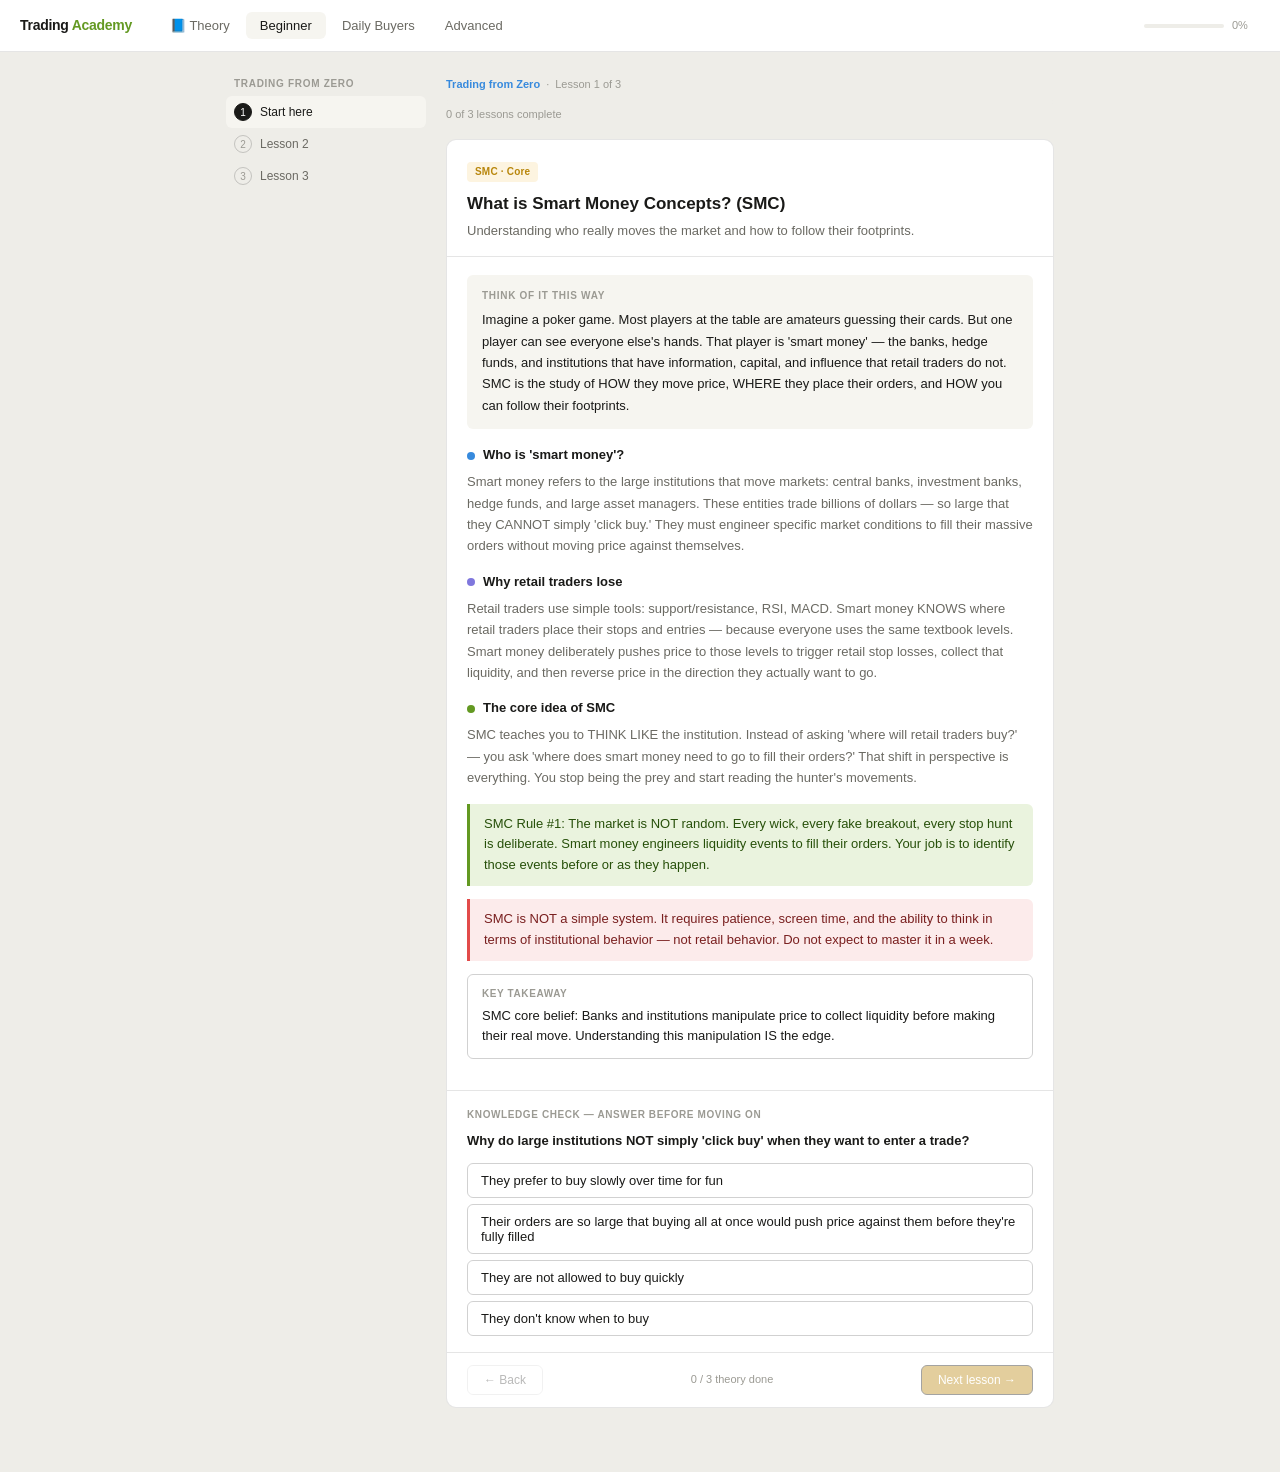
<file: index.html>
<!doctype html>
<html lang="en">
  <head>
    <meta charset="UTF-8" />
    <meta
      name="viewport"
      content="width=device-width, initial-scale=1.0, viewport-fit=cover"
    />
    <title>Trading Academy — SMC · SNR · Alchemist</title>
    <link rel="icon" href="favicon.ico" />
    <link rel="stylesheet" href="style.css" />
  </head>
  <body>
    <div class="shell">
      <!-- Top Navigation Bar -->
      <nav class="topnav">
        <div class="logo">Trading <span>Academy</span></div>
        <div class="course-tabs" id="course-tabs"></div>
        <div class="overall-prog">
          <div class="overall-track">
            <div class="overall-fill" id="overall-fill"></div>
          </div>
          <div class="overall-pct" id="overall-pct">0%</div>
        </div>
      </nav>

      <!-- Main content: sidebar + lesson area -->
      <div class="main">
        <aside class="sidebar">
          <div class="sidebar-inner" id="sidebar"></div>
        </aside>

        <div class="content">
          <div class="lesson-header" id="lesson-header"></div>
          <div id="lesson-area"></div>
        </div>
      </div>
    </div>

    <script src="script.js"></script>
  </body>
</html>
</file>
<file: style.css>
/* style.css — Trading Academy */
*,
*::before,
*::after {
  box-sizing: border-box;
  margin: 0;
  padding: 0;
}

:root {
  --bg: #ffffff;
  --bg2: #f6f5f0;
  --bg3: #eeede8;
  --text: #1a1a18;
  --text2: #6b6a63;
  --text3: #9b9a93;
  --border: rgba(0, 0, 0, 0.1);
  --border2: rgba(0, 0, 0, 0.18);
  --radius: 10px;
  --radius-sm: 6px;
  --green: #639922;
  --green-bg: #eaf3de;
  --green-text: #27500a;
  --red: #e24b4a;
  --red-bg: #fcebeb;
  --red-text: #791f1f;
  --blue: #378add;
  --blue-bg: #e6f1fb;
  --blue-text: #0c447c;
  --gold: #b8860b;
  --gold-bg: #fdf4e0;
  --gold-text: #7a5900;
}

@media (prefers-color-scheme: dark) {
  :root {
    --bg: #1c1c1a;
    --bg2: #252522;
    --bg3: #2e2e2b;
    --text: #e8e6de;
    --text2: #9b9a93;
    --text3: #6b6a63;
    --border: rgba(255, 255, 255, 0.1);
    --border2: rgba(255, 255, 255, 0.18);
    --green-bg: #1a2e0a;
    --green-text: #8fc754;
    --red-bg: #2e0a0a;
    --red-text: #f08080;
    --blue-bg: #0a1e35;
    --blue-text: #7ab8f0;
    --gold-bg: #332200;
    --gold-text: #e6b422;
  }
}

html {
  font-size: 15px;
}

body {
  font-family:
    -apple-system, BlinkMacSystemFont, 'Segoe UI', Roboto, sans-serif;
  background: var(--bg3);
  color: var(--text);
  min-height: 100vh;
  line-height: 1.6;
}

/* app shell */
.shell {
  display: flex;
  flex-direction: column;
  min-height: 100vh;
}

/* top navigation */
.topnav {
  background: var(--bg);
  border-bottom: 0.5px solid var(--border);
  padding: 0 20px;
  display: flex;
  align-items: center;
  gap: 0;
  height: 52px;
  position: sticky;
  top: 0;
  z-index: 100;
}

.logo {
  font-size: 14px;
  font-weight: 600;
  color: var(--text);
  margin-right: 24px;
  white-space: nowrap;
  letter-spacing: -0.02em;
}

.logo span {
  color: var(--green);
}

.course-tabs {
  display: flex;
  gap: 2px;
  flex: 1;
  overflow-x: auto;
}

.course-tab {
  padding: 6px 14px;
  border-radius: var(--radius-sm);
  border: none;
  background: transparent;
  font-size: 13px;
  font-weight: 500;
  color: var(--text2);
  cursor: pointer;
  white-space: nowrap;
  transition: all 0.15s;
}

.course-tab:hover {
  background: var(--bg2);
  color: var(--text);
}

.course-tab.active {
  background: var(--bg2);
  color: var(--text);
}

.overall-prog {
  display: flex;
  align-items: center;
  gap: 8px;
  margin-left: 16px;
  white-space: nowrap;
}

.overall-track {
  width: 80px;
  height: 4px;
  background: var(--bg3);
  border-radius: 2px;
  overflow: hidden;
}

.overall-fill {
  height: 100%;
  background: var(--green);
  border-radius: 2px;
  transition: width 0.4s;
}

.overall-pct {
  font-size: 11px;
  color: var(--text3);
  min-width: 28px;
}

/* main layout */
.main {
  display: flex;
  flex: 1;
  max-width: 860px;
  margin: 0 auto;
  width: 100%;
  padding: 24px 16px 48px;
  gap: 20px;
}

.sidebar {
  width: 200px;
  flex-shrink: 0;
}

.sidebar-inner {
  position: sticky;
  top: 72px;
}

.content {
  flex: 1;
  min-width: 0;
}

/* sidebar blocks */
.sidebar-section {
  margin-bottom: 20px;
}

.sidebar-label {
  font-size: 10px;
  font-weight: 600;
  text-transform: uppercase;
  letter-spacing: 0.07em;
  color: var(--text3);
  padding: 0 8px;
  margin-bottom: 4px;
}

.sidebar-item {
  display: flex;
  align-items: center;
  gap: 8px;
  padding: 7px 8px;
  border-radius: var(--radius-sm);
  cursor: pointer;
  font-size: 12px;
  color: var(--text2);
  transition: all 0.12s;
  border: none;
  background: transparent;
  width: 100%;
  text-align: left;
}

.sidebar-item:hover {
  background: var(--bg2);
  color: var(--text);
}

.sidebar-item.active {
  background: var(--bg2);
  color: var(--text);
  font-weight: 500;
}

.sidebar-item.done {
  color: var(--green);
}

.sidebar-item .snum {
  width: 18px;
  height: 18px;
  border-radius: 50%;
  border: 1px solid var(--border2);
  font-size: 10px;
  display: flex;
  align-items: center;
  justify-content: center;
  flex-shrink: 0;
  color: var(--text3);
}

.sidebar-item.active .snum {
  background: var(--text);
  color: var(--bg);
  border-color: var(--text);
}

.sidebar-item.done .snum {
  background: var(--green-bg);
  border-color: var(--green);
  color: var(--green-text);
}

/* lesson header */
.lesson-header {
  margin-bottom: 16px;
}

.course-crumb {
  font-size: 11px;
  color: var(--text3);
  margin-bottom: 4px;
  display: flex;
  align-items: center;
  gap: 6px;
}

.lesson-prog-track {
  background: var(--bg3);
  border-radius: 3px;
  height: 4px;
  overflow: hidden;
  margin: 6px 0 2px;
}

.lesson-prog-fill {
  height: 100%;
  border-radius: 3px;
  transition: width 0.4s;
}

.lesson-prog-txt {
  font-size: 11px;
  color: var(--text3);
}

/* card style */
.card {
  background: var(--bg);
  border: 0.5px solid var(--border);
  border-radius: var(--radius);
  overflow: hidden;
  margin-bottom: 16px;
}

.card-head {
  padding: 18px 20px 14px;
  border-bottom: 0.5px solid var(--border);
}

.badge {
  display: inline-block;
  font-size: 10px;
  font-weight: 600;
  padding: 2px 8px;
  border-radius: 4px;
  margin-bottom: 8px;
  letter-spacing: 0.02em;
}

.card-title {
  font-size: 17px;
  font-weight: 600;
  color: var(--text);
  margin-bottom: 4px;
}

.card-sub {
  font-size: 13px;
  color: var(--text2);
}

.card-body {
  padding: 18px 20px;
}

/* content blocks */
.analogy-box {
  background: var(--bg2);
  border-radius: var(--radius-sm);
  padding: 13px 15px;
  margin-bottom: 16px;
}

.analogy-lbl {
  font-size: 10px;
  font-weight: 600;
  text-transform: uppercase;
  letter-spacing: 0.07em;
  color: var(--text3);
  margin-bottom: 5px;
}

.analogy-txt {
  font-size: 13px;
  color: var(--text);
  line-height: 1.65;
}

.block {
  margin-bottom: 15px;
}

.block-title {
  font-size: 13px;
  font-weight: 600;
  color: var(--text);
  margin-bottom: 5px;
  display: flex;
  align-items: center;
  gap: 8px;
}

.bdot {
  width: 8px;
  height: 8px;
  border-radius: 50%;
  flex-shrink: 0;
}

.block-body {
  font-size: 13px;
  color: var(--text2);
  line-height: 1.65;
}

.rule-box {
  border-left: 3px solid var(--green);
  background: var(--green-bg);
  border-radius: 0 6px 6px 0;
  padding: 10px 14px;
  font-size: 13px;
  color: var(--green-text);
  line-height: 1.6;
  margin: 13px 0;
}

.warn-box {
  border-left: 3px solid var(--red);
  background: var(--red-bg);
  border-radius: 0 6px 6px 0;
  padding: 10px 14px;
  font-size: 13px;
  color: var(--red-text);
  line-height: 1.6;
  margin: 13px 0;
}

.key-box {
  border: 0.5px solid var(--border2);
  border-radius: var(--radius-sm);
  padding: 11px 14px;
  margin: 13px 0;
}

.key-lbl {
  font-size: 10px;
  font-weight: 600;
  text-transform: uppercase;
  letter-spacing: 0.06em;
  color: var(--text3);
  margin-bottom: 4px;
}

.key-txt {
  font-size: 13px;
  color: var(--text);
  line-height: 1.6;
}

/* quiz */
.quiz-area {
  border-top: 0.5px solid var(--border);
  padding: 16px 20px;
}

.quiz-hdr {
  font-size: 10px;
  font-weight: 600;
  text-transform: uppercase;
  letter-spacing: 0.06em;
  color: var(--text3);
  margin-bottom: 8px;
}

.quiz-q {
  font-size: 13px;
  font-weight: 600;
  color: var(--text);
  margin-bottom: 12px;
  line-height: 1.5;
}

.opts {
  display: flex;
  flex-direction: column;
  gap: 6px;
}

.opt {
  padding: 9px 13px;
  border: 0.5px solid var(--border2);
  border-radius: var(--radius-sm);
  font-size: 13px;
  color: var(--text);
  cursor: pointer;
  background: transparent;
  text-align: left;
  transition: all 0.12s;
}

.opt:hover:not(:disabled) {
  background: var(--bg2);
}

.opt.correct {
  background: var(--green-bg);
  border-color: var(--green);
  color: var(--green-text);
}

.opt.wrong {
  background: var(--red-bg);
  border-color: var(--red);
  color: var(--red-text);
}

.fb {
  font-size: 12px;
  margin-top: 10px;
  padding: 10px 13px;
  border-radius: var(--radius-sm);
  display: none;
  line-height: 1.55;
}

.fb.show {
  display: block;
}

.fb.ok {
  background: var(--green-bg);
  color: var(--green-text);
}

.fb.bad {
  background: var(--red-bg);
  color: var(--red-text);
}

/* card footer */
.card-foot {
  padding: 12px 20px;
  border-top: 0.5px solid var(--border);
  display: flex;
  justify-content: space-between;
  align-items: center;
  gap: 8px;
}

.foot-info {
  font-size: 11px;
  color: var(--text3);
  text-align: center;
}

.btn {
  font-size: 12px;
  font-weight: 500;
  padding: 7px 16px;
  border-radius: var(--radius-sm);
  border: 0.5px solid var(--border2);
  background: transparent;
  color: var(--text);
  cursor: pointer;
  transition: all 0.12s;
}

.btn:hover {
  background: var(--bg2);
}

.btn.primary {
  background: var(--text);
  color: var(--bg);
  border-color: var(--text);
}

.btn.primary:hover {
  opacity: 0.88;
}

.btn:disabled {
  opacity: 0.3;
  cursor: default;
}

/* responsive */
@media (max-width: 640px) {
  .sidebar {
    display: none;
  }

  .main {
    padding: 16px 12px 40px;
  }

  .topnav {
    padding: 0 12px;
  }

  .logo {
    font-size: 13px;
    margin-right: 12px;
  }

  .overall-prog {
    display: none;
  }

  .course-tab {
    font-size: 12px;
    padding: 5px 10px;
  }
}
</file>
